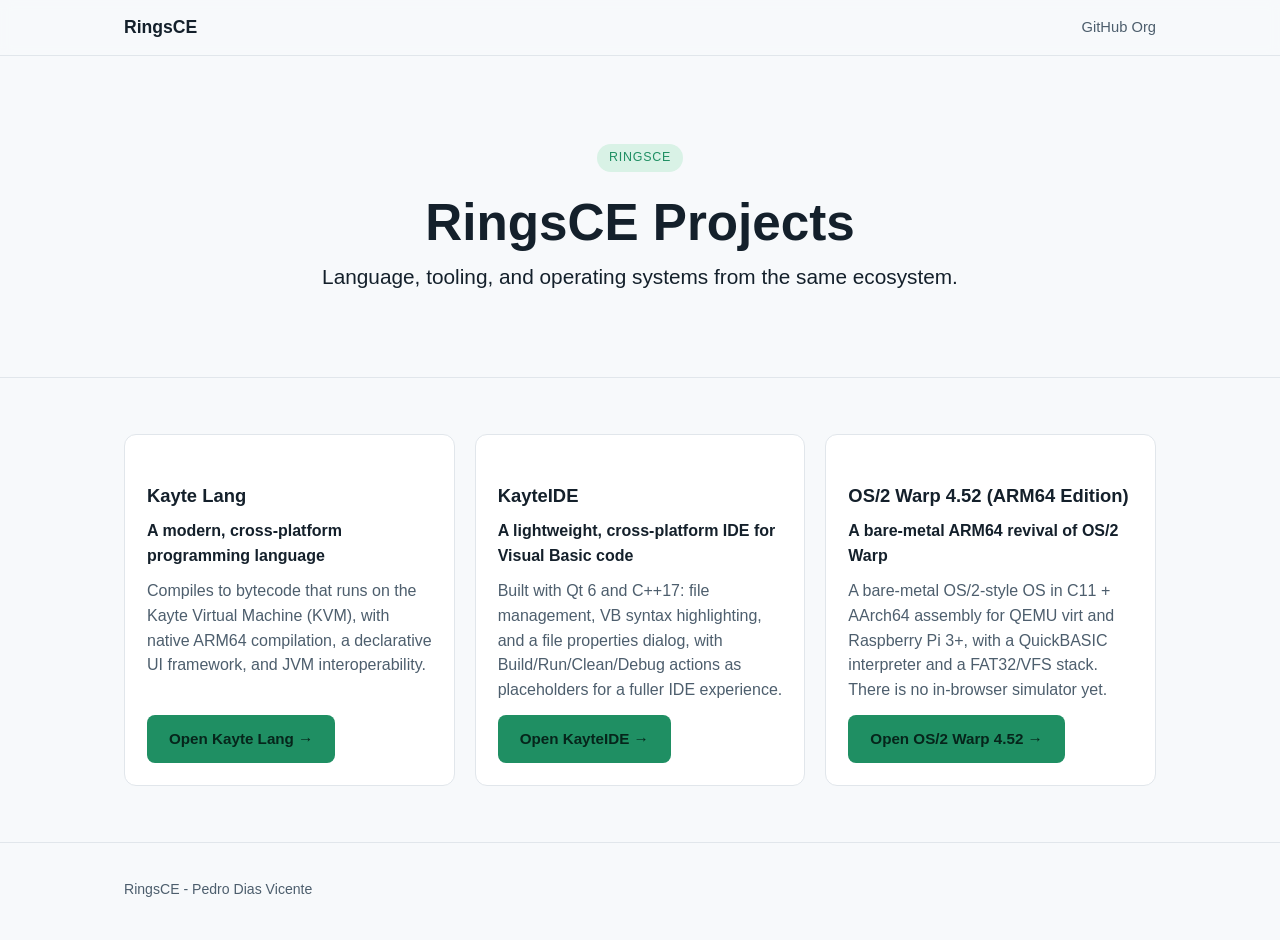
<file: index.html>
<!doctype html>
<html lang="en">
<head>
<meta charset="utf-8">
<meta name="viewport" content="width=device-width, initial-scale=1">
<title>RingsCE Projects</title>
<meta name="description" content="A directory of projects from RingsCE: Kayte Lang, the KayteIDE development environment, and the OS/2 Warp 4.52 ARM64 Edition bare-metal operating system.">
<link rel="stylesheet" href="style.css">
</head>
<body>
<header class="site-header"><div class="container header-inner"><a class="logo" href="#top">RingsCE</a><nav><a href="https://github.com/ringsce">GitHub Org</a></nav></div></header><section class="hero" id="top"><div class="container"><span class="eyebrow">RingsCE</span><h1>RingsCE Projects</h1><p class="tagline">Language, tooling, and operating systems from the same ecosystem.</p></div></section><section class="section"><div class="container"><div class="grid"><div class="card project-card"><h3>Kayte Lang</h3><p class="project-tagline">A modern, cross-platform programming language</p><p>Compiles to bytecode that runs on the Kayte Virtual Machine (KVM), with native ARM64 compilation, a declarative UI framework, and JVM interoperability.</p><a class="button button-primary" href="./kayte-lang/index.html">Open Kayte Lang →</a></div><div class="card project-card"><h3>KayteIDE</h3><p class="project-tagline">A lightweight, cross-platform IDE for Visual Basic code</p><p>Built with Qt 6 and C++17: file management, VB syntax highlighting, and a file properties dialog, with Build/Run/Clean/Debug actions as placeholders for a fuller IDE experience.</p><a class="button button-primary" href="./kayteide/index.html">Open KayteIDE →</a></div><div class="card project-card"><h3>OS/2 Warp 4.52 (ARM64 Edition)</h3><p class="project-tagline">A bare-metal ARM64 revival of OS/2 Warp</p><p>A bare-metal OS/2-style OS in C11 + AArch64 assembly for QEMU virt and Raspberry Pi 3+, with a QuickBASIC interpreter and a FAT32/VFS stack. There is no in-browser simulator yet.</p><a class="button button-primary" href="./os2warp/index.html">Open OS/2 Warp 4.52 →</a></div></div></div></section><footer class="site-footer"><div class="container footer-inner"><p>RingsCE - Pedro Dias Vicente</p></div></footer>
</body>
</html>
</file>
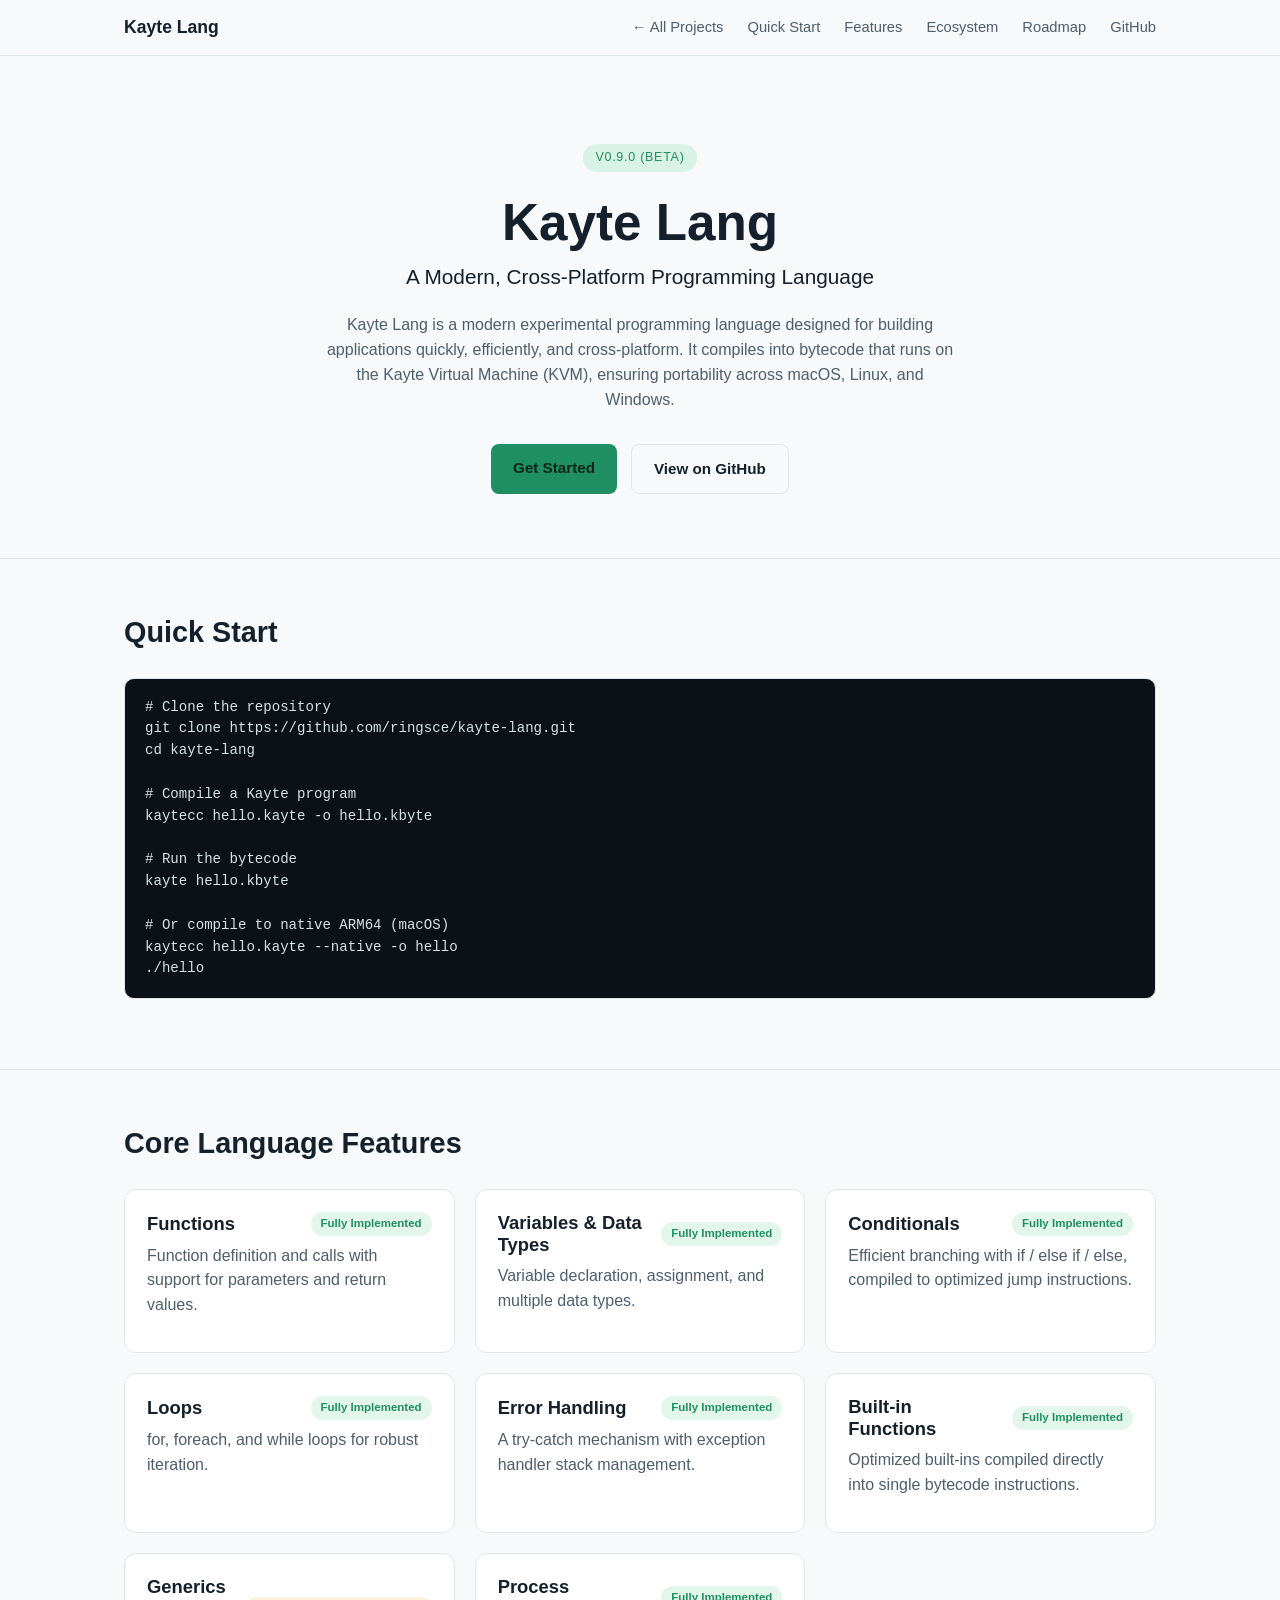
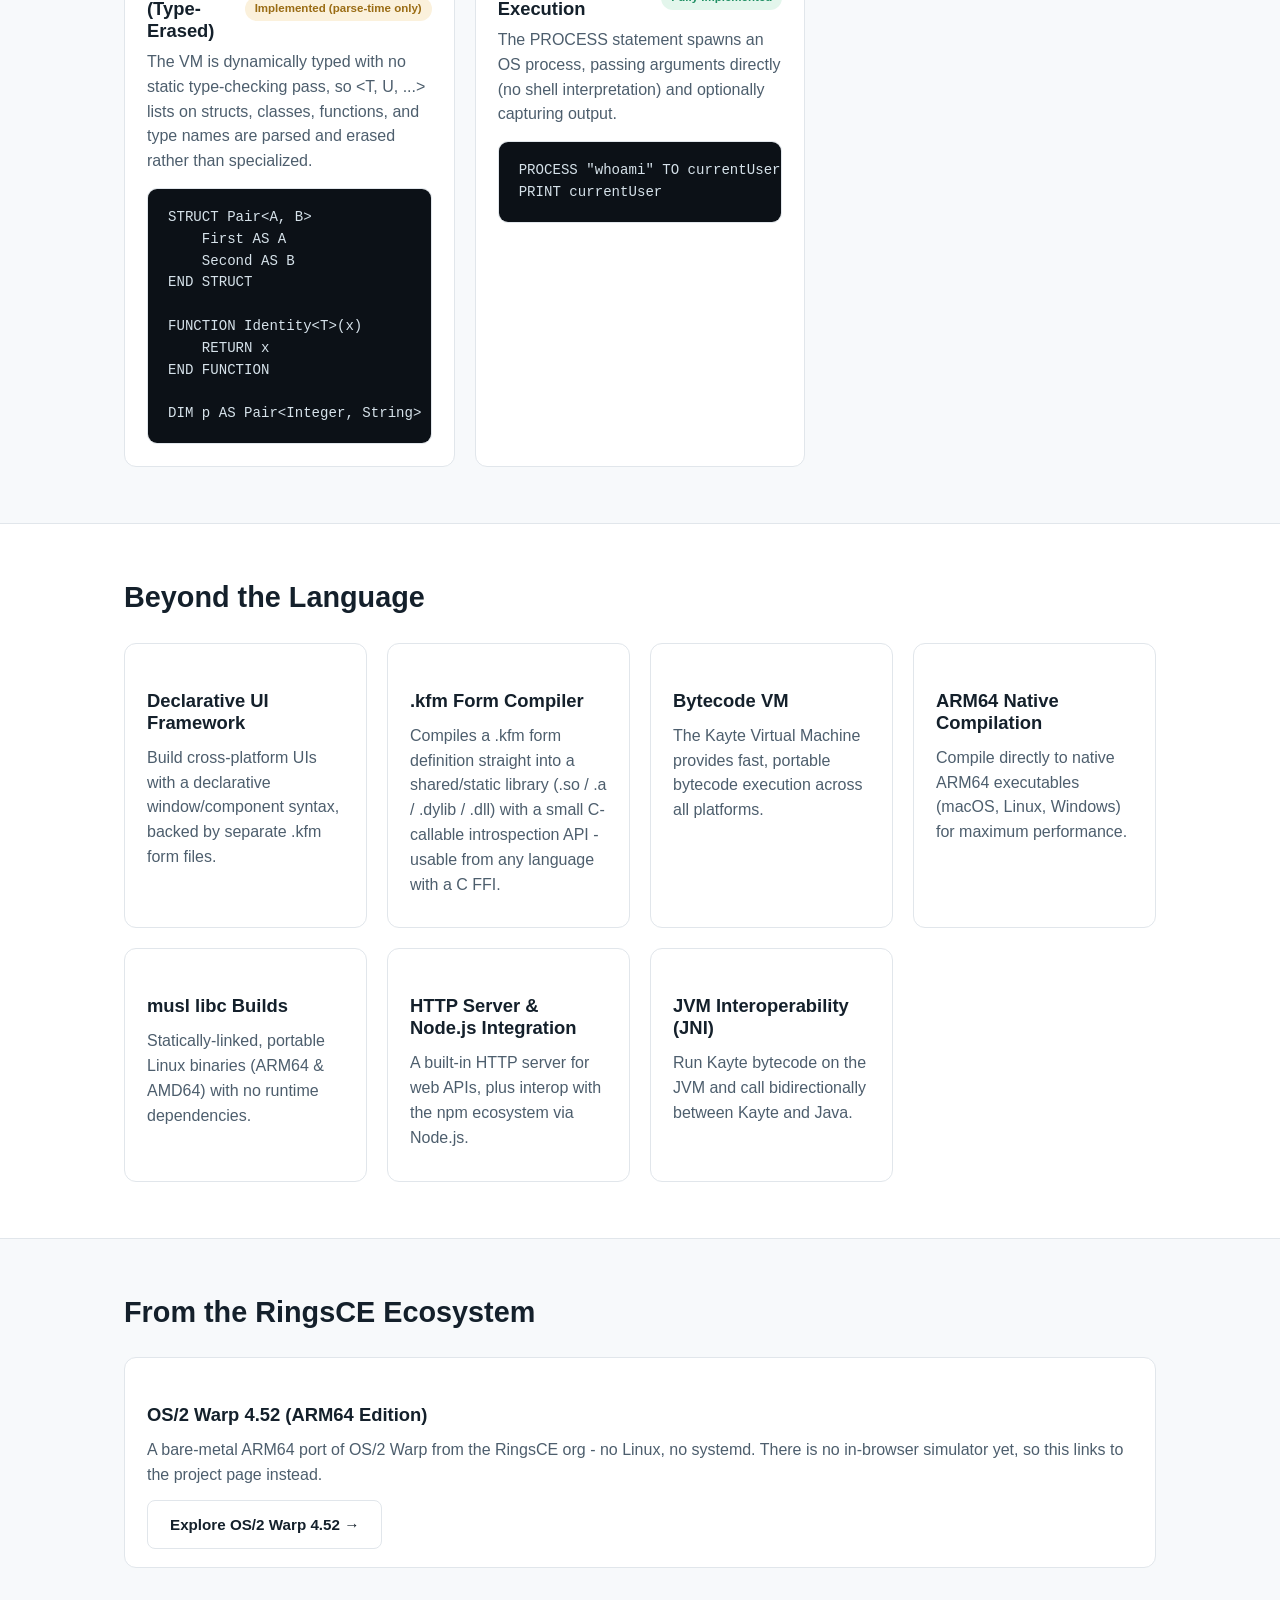
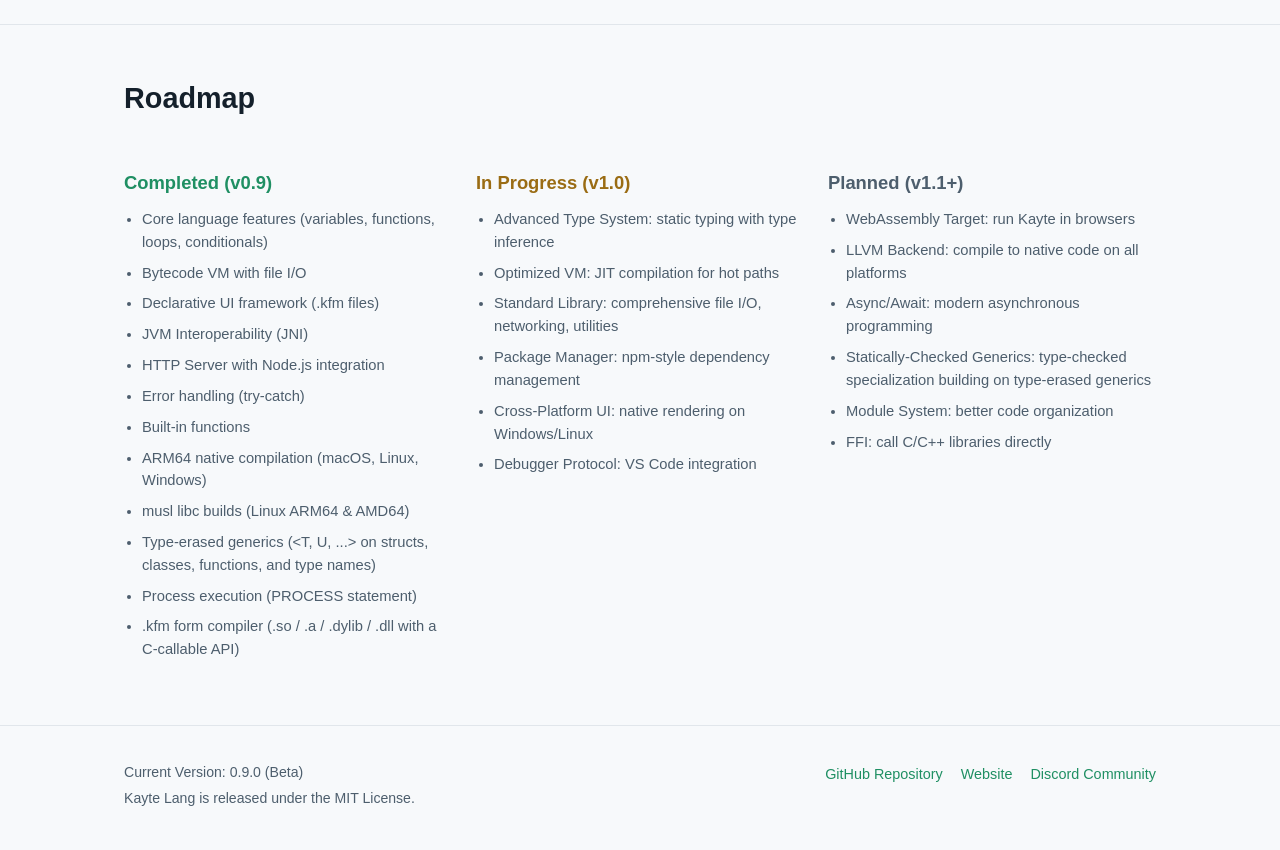
<file: kayte-lang/index.html>
<!doctype html>
<html lang="en">
<head>
<meta charset="utf-8">
<meta name="viewport" content="width=device-width, initial-scale=1">
<title>Kayte Lang - A Modern, Cross-Platform Programming Language</title>
<meta name="description" content="Kayte Lang is an experimental programming language that compiles to bytecode running on the Kayte Virtual Machine (KVM), with native ARM64 compilation, a declarative UI framework, and JVM interoperability.">
<link rel="stylesheet" href="../style.css">
</head>
<body>
<header class="site-header"><div class="container header-inner"><a class="logo" href="#top">Kayte Lang</a><nav><a href="../index.html">← All Projects</a><a href="#quick-start">Quick Start</a><a href="#features">Features</a><a href="#related">Ecosystem</a><a href="#roadmap">Roadmap</a><a href="https://github.com/ringsce/kayte-lang">GitHub</a></nav></div></header><section class="hero" id="top"><div class="container"><span class="eyebrow">v0.9.0 (Beta)</span><h1>Kayte Lang</h1><p class="tagline">A Modern, Cross-Platform Programming Language</p><p class="description">Kayte Lang is a modern experimental programming language designed for building applications quickly, efficiently, and cross-platform. It compiles into bytecode that runs on the Kayte Virtual Machine (KVM), ensuring portability across macOS, Linux, and Windows.</p><div class="cta-row"><a class="button button-primary" href="#quick-start">Get Started</a><a class="button button-secondary" href="https://github.com/ringsce/kayte-lang">View on GitHub</a></div></div></section><section class="section" id="quick-start"><div class="container"><h2>Quick Start</h2><pre><code># Clone the repository
git clone https://github.com/ringsce/kayte-lang.git
cd kayte-lang

# Compile a Kayte program
kaytecc hello.kayte -o hello.kbyte

# Run the bytecode
kayte hello.kbyte

# Or compile to native ARM64 (macOS)
kaytecc hello.kayte --native -o hello
./hello</code></pre></div></section><section class="section" id="features"><div class="container"><h2>Core Language Features</h2><div class="grid"><div class="card"><div class="card-head"><h3>Functions</h3><span class="badge badge-full">Fully Implemented</span></div><p>Function definition and calls with support for parameters and return values.</p></div><div class="card"><div class="card-head"><h3>Variables &amp; Data Types</h3><span class="badge badge-full">Fully Implemented</span></div><p>Variable declaration, assignment, and multiple data types.</p></div><div class="card"><div class="card-head"><h3>Conditionals</h3><span class="badge badge-full">Fully Implemented</span></div><p>Efficient branching with if / else if / else, compiled to optimized jump instructions.</p></div><div class="card"><div class="card-head"><h3>Loops</h3><span class="badge badge-full">Fully Implemented</span></div><p>for, foreach, and while loops for robust iteration.</p></div><div class="card"><div class="card-head"><h3>Error Handling</h3><span class="badge badge-full">Fully Implemented</span></div><p>A try-catch mechanism with exception handler stack management.</p></div><div class="card"><div class="card-head"><h3>Built-in Functions</h3><span class="badge badge-full">Fully Implemented</span></div><p>Optimized built-ins compiled directly into single bytecode instructions.</p></div><div class="card"><div class="card-head"><h3>Generics (Type-Erased)</h3><span class="badge badge-partial">Implemented (parse-time only)</span></div><p>The VM is dynamically typed with no static type-checking pass, so &lt;T, U, ...&gt; lists on structs, classes, functions, and type names are parsed and erased rather than specialized.</p><pre><code>STRUCT Pair&lt;A, B&gt;
    First AS A
    Second AS B
END STRUCT

FUNCTION Identity&lt;T&gt;(x)
    RETURN x
END FUNCTION

DIM p AS Pair&lt;Integer, String&gt;</code></pre></div><div class="card"><div class="card-head"><h3>Process Execution</h3><span class="badge badge-full">Fully Implemented</span></div><p>The PROCESS statement spawns an OS process, passing arguments directly (no shell interpretation) and optionally capturing output.</p><pre><code>PROCESS &quot;whoami&quot; TO currentUser
PRINT currentUser</code></pre></div></div></div></section><section class="section section-alt"><div class="container"><h2>Beyond the Language</h2><div class="grid grid-compact"><div class="card card-compact"><h3>Declarative UI Framework</h3><p>Build cross-platform UIs with a declarative window/component syntax, backed by separate .kfm form files.</p></div><div class="card card-compact"><h3>.kfm Form Compiler</h3><p>Compiles a .kfm form definition straight into a shared/static library (.so / .a / .dylib / .dll) with a small C-callable introspection API - usable from any language with a C FFI.</p></div><div class="card card-compact"><h3>Bytecode VM</h3><p>The Kayte Virtual Machine provides fast, portable bytecode execution across all platforms.</p></div><div class="card card-compact"><h3>ARM64 Native Compilation</h3><p>Compile directly to native ARM64 executables (macOS, Linux, Windows) for maximum performance.</p></div><div class="card card-compact"><h3>musl libc Builds</h3><p>Statically-linked, portable Linux binaries (ARM64 &amp; AMD64) with no runtime dependencies.</p></div><div class="card card-compact"><h3>HTTP Server &amp; Node.js Integration</h3><p>A built-in HTTP server for web APIs, plus interop with the npm ecosystem via Node.js.</p></div><div class="card card-compact"><h3>JVM Interoperability (JNI)</h3><p>Run Kayte bytecode on the JVM and call bidirectionally between Kayte and Java.</p></div></div></div></section><section class="section" id="related"><div class="container"><h2>From the RingsCE Ecosystem</h2><div class="grid grid-compact"><div class="card card-compact"><h3>OS/2 Warp 4.52 (ARM64 Edition)</h3><p>A bare-metal ARM64 port of OS/2 Warp from the RingsCE org - no Linux, no systemd. There is no in-browser simulator yet, so this links to the project page instead.</p><a class="button button-secondary" href="https://ringsce.github.io">Explore OS/2 Warp 4.52 →</a></div></div></div></section><section class="section" id="roadmap"><div class="container"><h2>Roadmap</h2><div class="roadmap-grid"><div class="roadmap-column roadmap-done"><h3>Completed (v0.9)</h3><ul><li>Core language features (variables, functions, loops, conditionals)</li><li>Bytecode VM with file I/O</li><li>Declarative UI framework (.kfm files)</li><li>JVM Interoperability (JNI)</li><li>HTTP Server with Node.js integration</li><li>Error handling (try-catch)</li><li>Built-in functions</li><li>ARM64 native compilation (macOS, Linux, Windows)</li><li>musl libc builds (Linux ARM64 &amp; AMD64)</li><li>Type-erased generics (&lt;T, U, ...&gt; on structs, classes, functions, and type names)</li><li>Process execution (PROCESS statement)</li><li>.kfm form compiler (.so / .a / .dylib / .dll with a C-callable API)</li></ul></div><div class="roadmap-column roadmap-progress"><h3>In Progress (v1.0)</h3><ul><li>Advanced Type System: static typing with type inference</li><li>Optimized VM: JIT compilation for hot paths</li><li>Standard Library: comprehensive file I/O, networking, utilities</li><li>Package Manager: npm-style dependency management</li><li>Cross-Platform UI: native rendering on Windows/Linux</li><li>Debugger Protocol: VS Code integration</li></ul></div><div class="roadmap-column roadmap-planned"><h3>Planned (v1.1+)</h3><ul><li>WebAssembly Target: run Kayte in browsers</li><li>LLVM Backend: compile to native code on all platforms</li><li>Async/Await: modern asynchronous programming</li><li>Statically-Checked Generics: type-checked specialization building on type-erased generics</li><li>Module System: better code organization</li><li>FFI: call C/C++ libraries directly</li></ul></div></div></div></section><footer class="site-footer"><div class="container footer-inner"><div><p>Current Version: 0.9.0 (Beta)</p><p>Kayte Lang is released under the MIT License.</p></div><ul class="resource-links"><li><a href="https://github.com/ringsce/kayte-lang">GitHub Repository</a></li><li><a href="https://ringscejs.gleentech.com">Website</a></li><li><a href="https://discord.gg/d6gV8W2W">Discord Community</a></li></ul></div></footer>
</body>
</html>
</file>
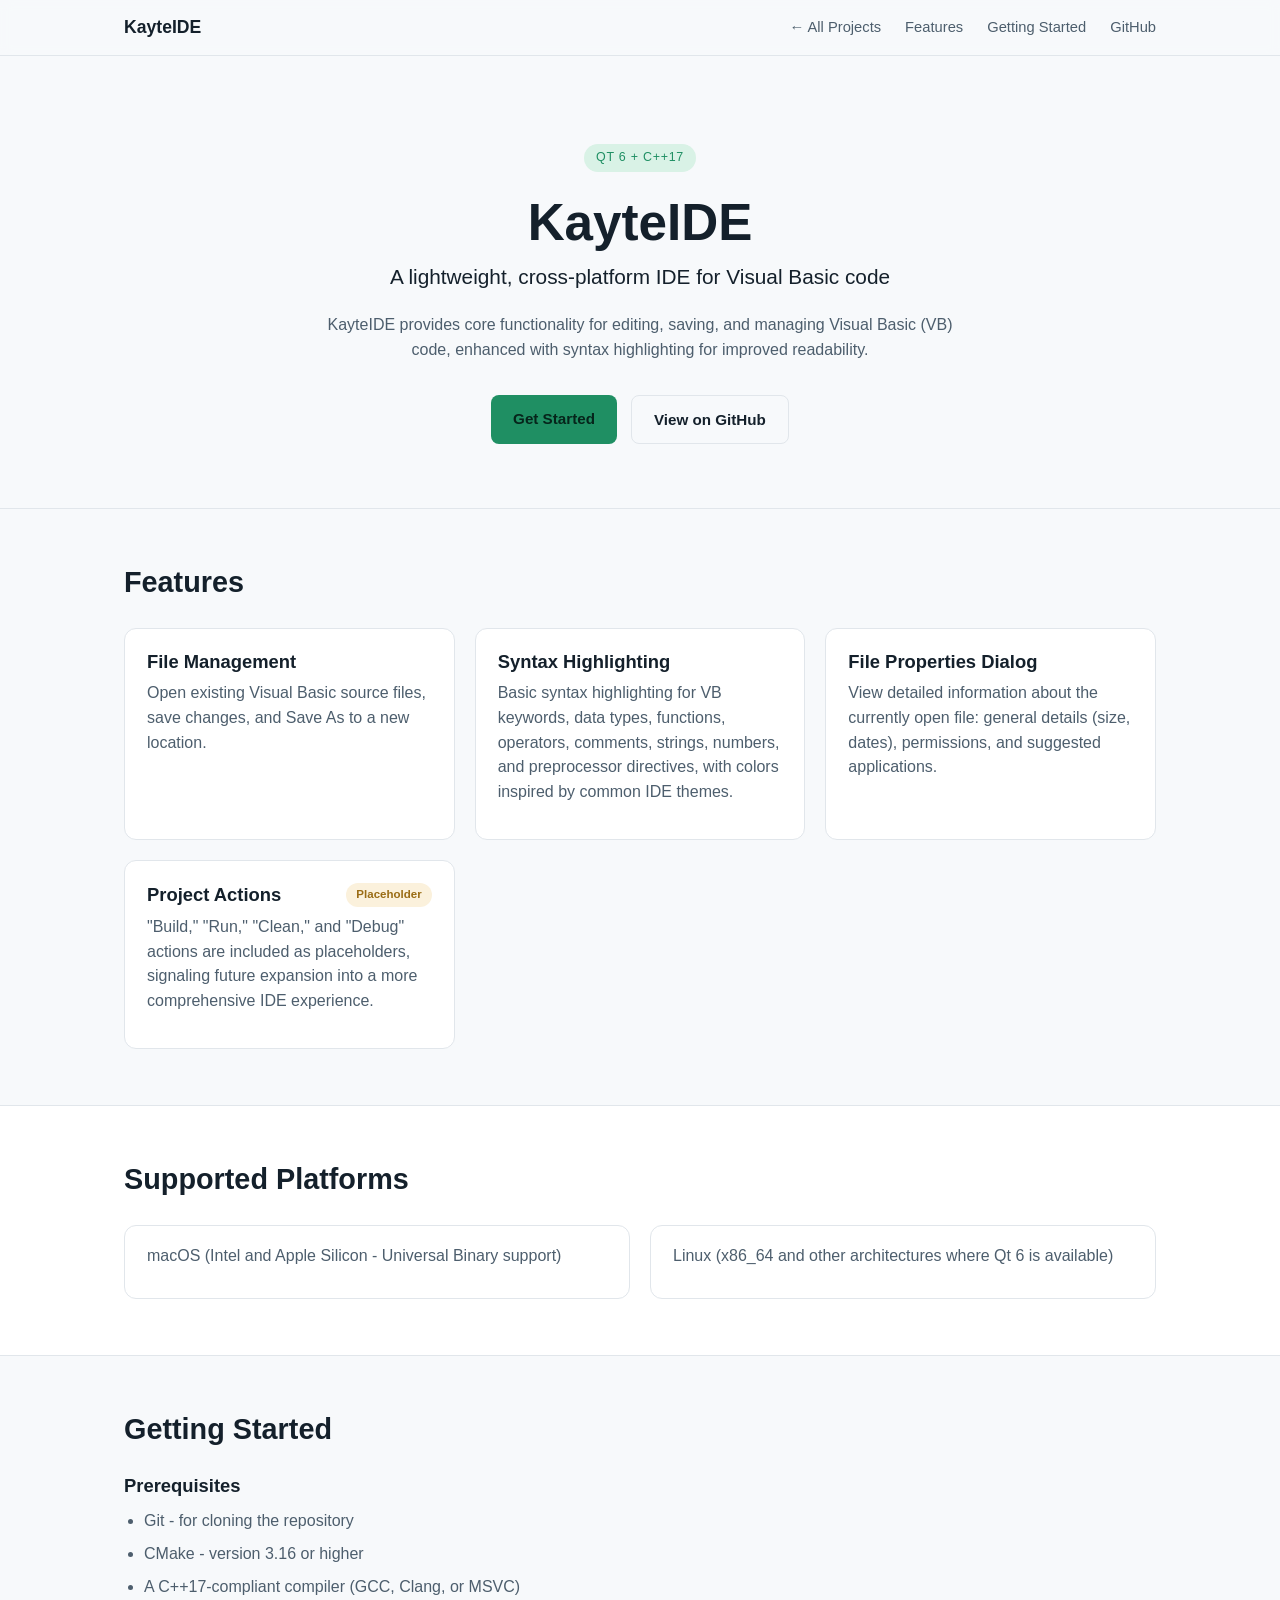
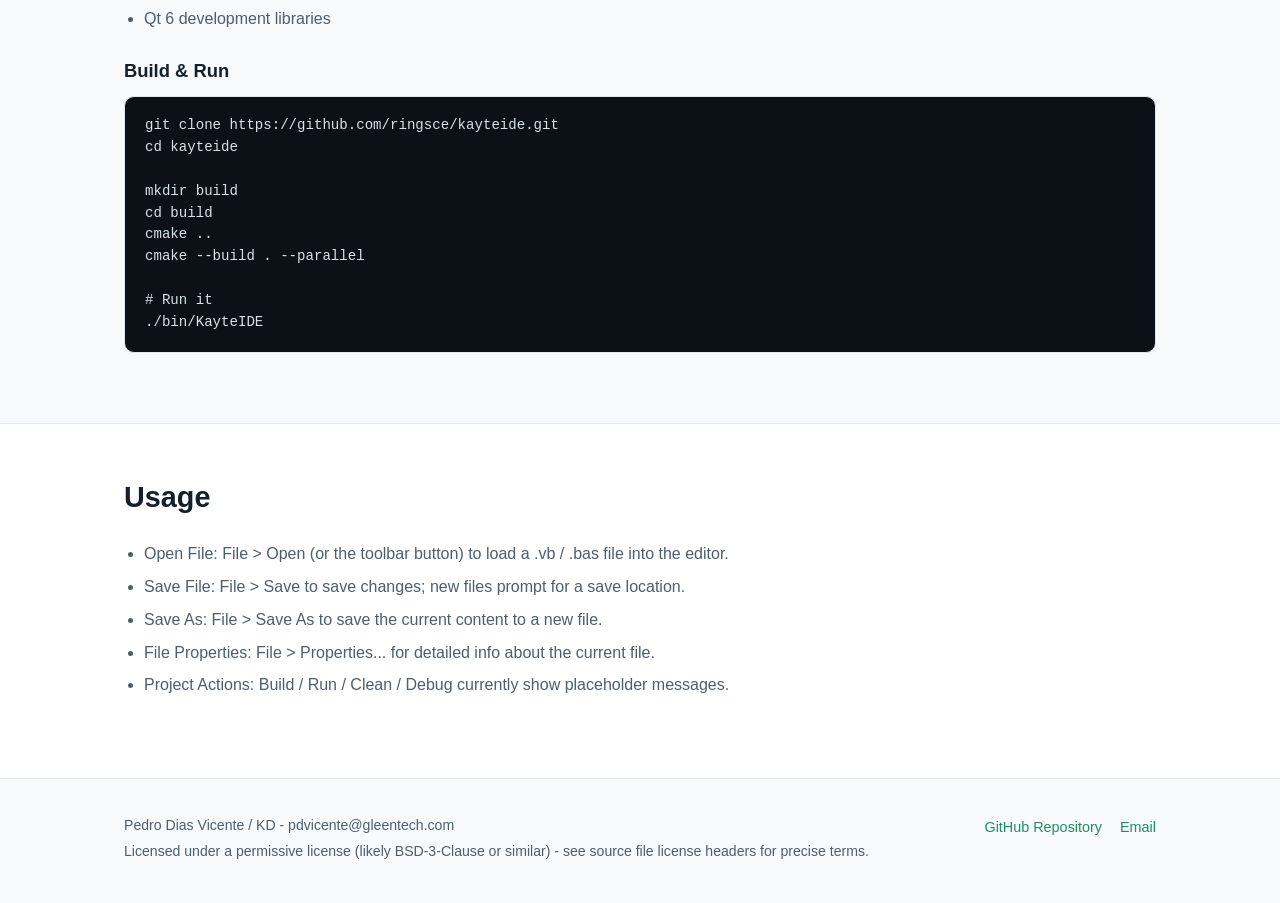
<file: kayteide/index.html>
<!doctype html>
<html lang="en">
<head>
<meta charset="utf-8">
<meta name="viewport" content="width=device-width, initial-scale=1">
<title>KayteIDE</title>
<meta name="description" content="KayteIDE is a lightweight, cross-platform IDE built with Qt 6 and C++17, for editing, saving, and managing Visual Basic (VB) code with syntax highlighting.">
<link rel="stylesheet" href="../style.css">
</head>
<body>
<header class="site-header"><div class="container header-inner"><a class="logo" href="#top">KayteIDE</a><nav><a href="../index.html">← All Projects</a><a href="#features">Features</a><a href="#getting-started">Getting Started</a><a href="https://github.com/ringsce/kayteide">GitHub</a></nav></div></header><section class="hero" id="top"><div class="container"><span class="eyebrow">Qt 6 + C++17</span><h1>KayteIDE</h1><p class="tagline">A lightweight, cross-platform IDE for Visual Basic code</p><p class="description">KayteIDE provides core functionality for editing, saving, and managing Visual Basic (VB) code, enhanced with syntax highlighting for improved readability.</p><div class="cta-row"><a class="button button-primary" href="#getting-started">Get Started</a><a class="button button-secondary" href="https://github.com/ringsce/kayteide">View on GitHub</a></div></div></section><section class="section" id="features"><div class="container"><h2>Features</h2><div class="grid"><div class="card"><div class="card-head"><h3>File Management</h3></div><p>Open existing Visual Basic source files, save changes, and Save As to a new location.</p></div><div class="card"><div class="card-head"><h3>Syntax Highlighting</h3></div><p>Basic syntax highlighting for VB keywords, data types, functions, operators, comments, strings, numbers, and preprocessor directives, with colors inspired by common IDE themes.</p></div><div class="card"><div class="card-head"><h3>File Properties Dialog</h3></div><p>View detailed information about the currently open file: general details (size, dates), permissions, and suggested applications.</p></div><div class="card"><div class="card-head"><h3>Project Actions</h3><span class="badge badge-partial">Placeholder</span></div><p>&quot;Build,&quot; &quot;Run,&quot; &quot;Clean,&quot; and &quot;Debug&quot; actions are included as placeholders, signaling future expansion into a more comprehensive IDE experience.</p></div></div></div></section><section class="section section-alt"><div class="container"><h2>Supported Platforms</h2><div class="grid grid-compact"><div class="card card-compact"><p>macOS (Intel and Apple Silicon - Universal Binary support)</p></div><div class="card card-compact"><p>Linux (x86_64 and other architectures where Qt 6 is available)</p></div></div></div></section><section class="section" id="getting-started"><div class="container"><h2>Getting Started</h2><h3>Prerequisites</h3><ul><li>Git - for cloning the repository</li><li>CMake - version 3.16 or higher</li><li>A C++17-compliant compiler (GCC, Clang, or MSVC)</li><li>Qt 6 development libraries</li></ul><h3>Build &amp; Run</h3><pre><code>git clone https://github.com/ringsce/kayteide.git
cd kayteide

mkdir build
cd build
cmake ..
cmake --build . --parallel

# Run it
./bin/KayteIDE</code></pre></div></section><section class="section section-alt"><div class="container"><h2>Usage</h2><ul><li>Open File: File &gt; Open (or the toolbar button) to load a .vb / .bas file into the editor.</li><li>Save File: File &gt; Save to save changes; new files prompt for a save location.</li><li>Save As: File &gt; Save As to save the current content to a new file.</li><li>File Properties: File &gt; Properties... for detailed info about the current file.</li><li>Project Actions: Build / Run / Clean / Debug currently show placeholder messages.</li></ul></div></section><footer class="site-footer"><div class="container footer-inner"><div><p>Pedro Dias Vicente / KD - pdvicente@gleentech.com</p><p>Licensed under a permissive license (likely BSD-3-Clause or similar) - see source file license headers for precise terms.</p></div><ul class="resource-links"><li><a href="https://github.com/ringsce/kayteide">GitHub Repository</a></li><li><a href="mailto:pdvicente@gleentech.com">Email</a></li></ul></div></footer>
</body>
</html>
</file>
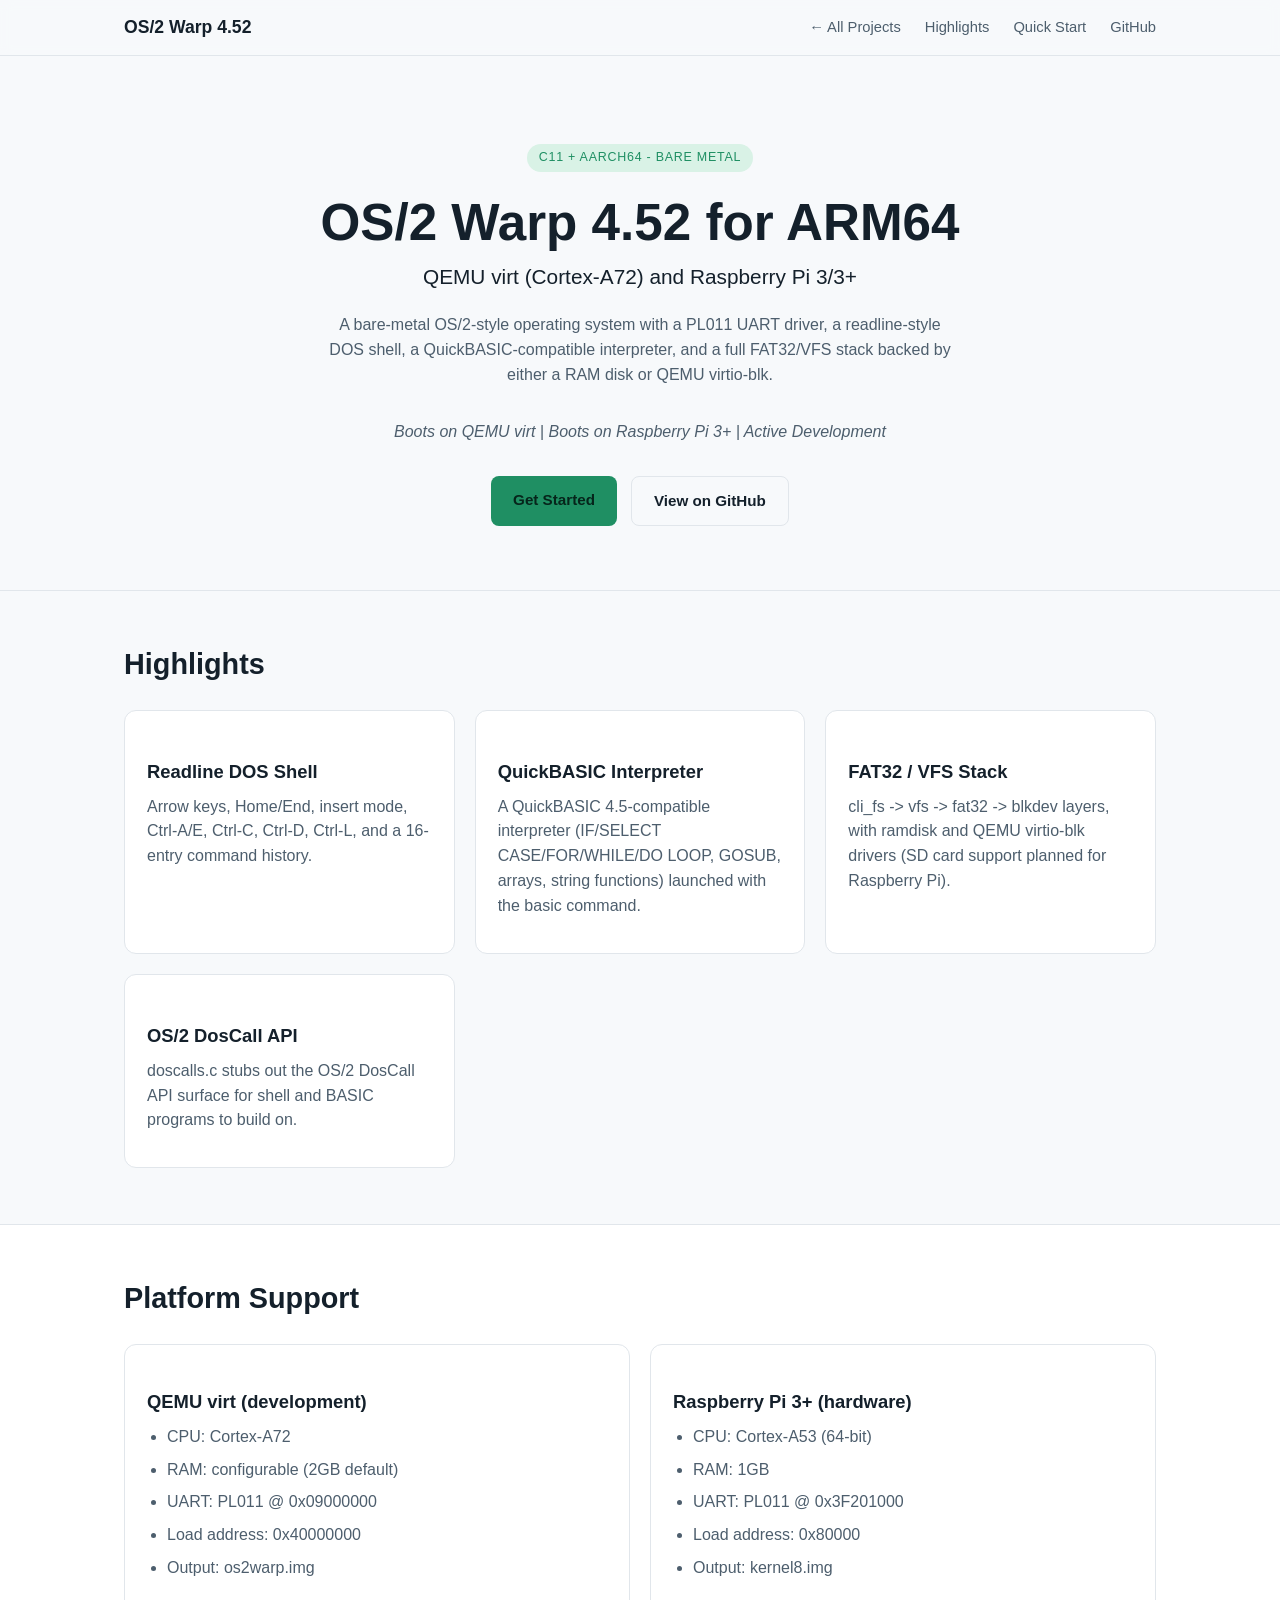
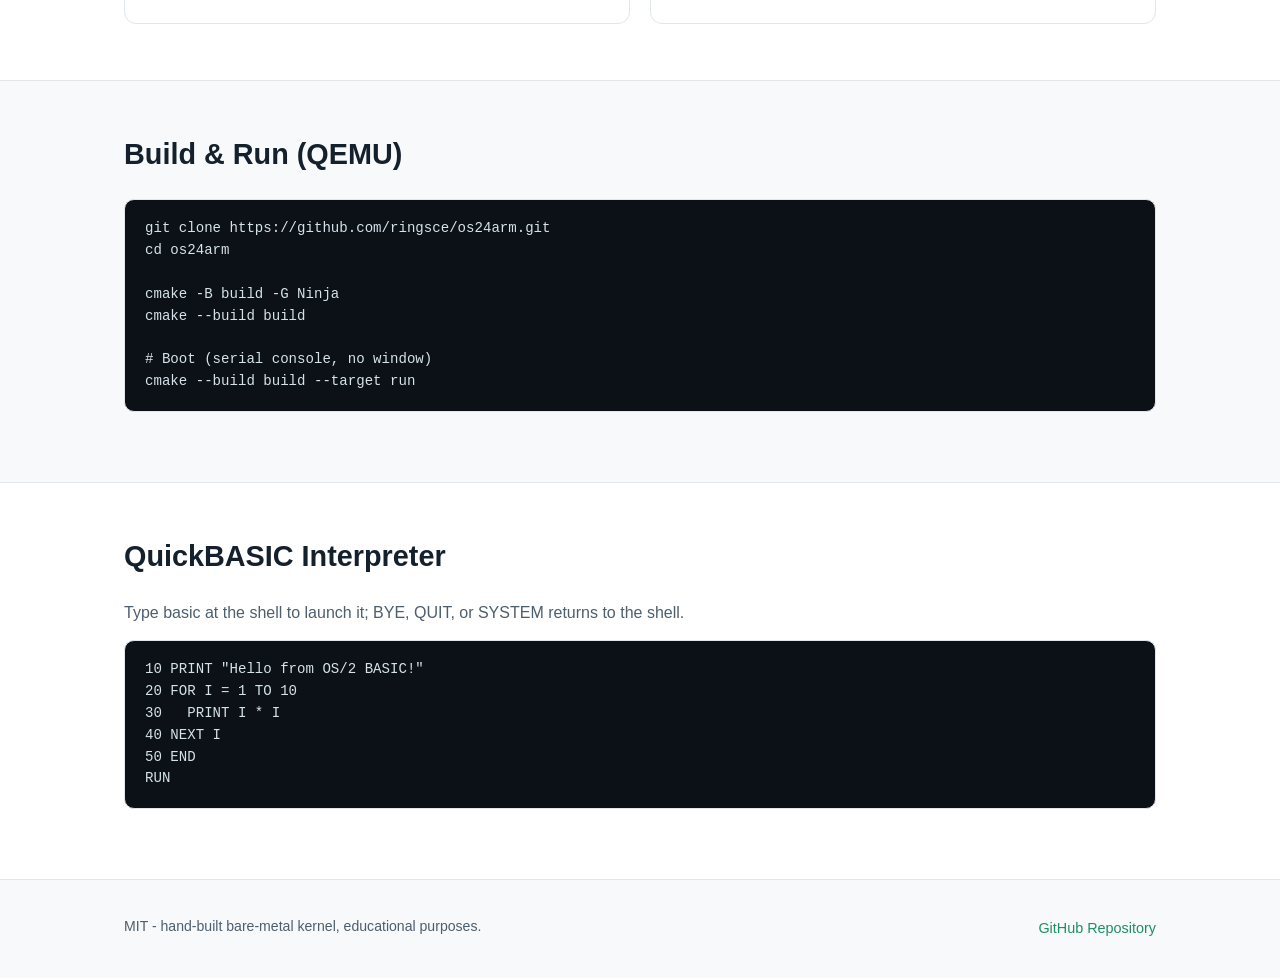
<file: os2warp/index.html>
<!doctype html>
<html lang="en">
<head>
<meta charset="utf-8">
<meta name="viewport" content="width=device-width, initial-scale=1">
<title>OS/2 Warp 4.52 for ARM64</title>
<meta name="description" content="A bare-metal OS/2-style operating system written in C11 + AArch64 assembly, targeting QEMU virt (Cortex-A72) and Raspberry Pi 3/3+ hardware.">
<link rel="stylesheet" href="../style.css">
</head>
<body>
<header class="site-header"><div class="container header-inner"><a class="logo" href="#top">OS/2 Warp 4.52</a><nav><a href="../index.html">← All Projects</a><a href="#highlights">Highlights</a><a href="#quick-start">Quick Start</a><a href="https://github.com/ringsce/os24arm">GitHub</a></nav></div></header><section class="hero" id="top"><div class="container"><span class="eyebrow">C11 + AArch64 - Bare Metal</span><h1>OS/2 Warp 4.52 for ARM64</h1><p class="tagline">QEMU virt (Cortex-A72) and Raspberry Pi 3/3+</p><p class="description">A bare-metal OS/2-style operating system with a PL011 UART driver, a readline-style DOS shell, a QuickBASIC-compatible interpreter, and a full FAT32/VFS stack backed by either a RAM disk or QEMU virtio-blk.</p><p class="description"><em>Boots on QEMU virt | Boots on Raspberry Pi 3+ | Active Development</em></p><div class="cta-row"><a class="button button-primary" href="#quick-start">Get Started</a><a class="button button-secondary" href="https://github.com/ringsce/os24arm">View on GitHub</a></div></div></section><section class="section" id="highlights"><div class="container"><h2>Highlights</h2><div class="grid"><div class="card"><h3>Readline DOS Shell</h3><p>Arrow keys, Home/End, insert mode, Ctrl-A/E, Ctrl-C, Ctrl-D, Ctrl-L, and a 16-entry command history.</p></div><div class="card"><h3>QuickBASIC Interpreter</h3><p>A QuickBASIC 4.5-compatible interpreter (IF/SELECT CASE/FOR/WHILE/DO LOOP, GOSUB, arrays, string functions) launched with the basic command.</p></div><div class="card"><h3>FAT32 / VFS Stack</h3><p>cli_fs -&gt; vfs -&gt; fat32 -&gt; blkdev layers, with ramdisk and QEMU virtio-blk drivers (SD card support planned for Raspberry Pi).</p></div><div class="card"><h3>OS/2 DosCall API</h3><p>doscalls.c stubs out the OS/2 DosCall API surface for shell and BASIC programs to build on.</p></div></div></div></section><section class="section section-alt"><div class="container"><h2>Platform Support</h2><div class="grid grid-compact"><div class="card card-compact"><h3>QEMU virt (development)</h3><ul><li>CPU: Cortex-A72</li><li>RAM: configurable (2GB default)</li><li>UART: PL011 @ 0x09000000</li><li>Load address: 0x40000000</li><li>Output: os2warp.img</li></ul></div><div class="card card-compact"><h3>Raspberry Pi 3+ (hardware)</h3><ul><li>CPU: Cortex-A53 (64-bit)</li><li>RAM: 1GB</li><li>UART: PL011 @ 0x3F201000</li><li>Load address: 0x80000</li><li>Output: kernel8.img</li></ul></div></div></div></section><section class="section" id="quick-start"><div class="container"><h2>Build &amp; Run (QEMU)</h2><pre><code>git clone https://github.com/ringsce/os24arm.git
cd os24arm

cmake -B build -G Ninja
cmake --build build

# Boot (serial console, no window)
cmake --build build --target run</code></pre></div></section><section class="section section-alt"><div class="container"><h2>QuickBASIC Interpreter</h2><p>Type basic at the shell to launch it; BYE, QUIT, or SYSTEM returns to the shell.</p><pre><code>10 PRINT &quot;Hello from OS/2 BASIC!&quot;
20 FOR I = 1 TO 10
30   PRINT I * I
40 NEXT I
50 END
RUN</code></pre></div></section><footer class="site-footer"><div class="container footer-inner"><div><p>MIT - hand-built bare-metal kernel, educational purposes.</p></div><ul class="resource-links"><li><a href="https://github.com/ringsce/os24arm">GitHub Repository</a></li></ul></div></footer>
</body>
</html>
</file>
<file: style.css>
:root {
  --bg: #0b0f14;
  --bg-alt: #10161d;
  --surface: #161d26;
  --border: #26313d;
  --text: #e6edf3;
  --text-dim: #9fb0bf;
  --accent: #5fd0a5;
  --accent-dim: #2f7a5c;
  --code-bg: #0c1117;
  --badge-full-bg: #17392c;
  --badge-full-text: #6fe3af;
  --badge-partial-bg: #3a3116;
  --badge-partial-text: #e3c56f;
  --max-width: 1080px;
}

@media (prefers-color-scheme: light) {
  :root {
    --bg: #f7f9fb;
    --bg-alt: #ffffff;
    --surface: #ffffff;
    --border: #e1e6eb;
    --text: #14202b;
    --text-dim: #4d5e6d;
    --accent: #1f8f63;
    --accent-dim: #d9f2e6;
    --code-bg: #0c1117;
    --badge-full-bg: #e3f6ec;
    --badge-full-text: #1f8f63;
    --badge-partial-bg: #fbf1dc;
    --badge-partial-text: #9a6c14;
  }
}

* { box-sizing: border-box; }

html, body {
  margin: 0;
  padding: 0;
  background: var(--bg);
  color: var(--text);
  font-family: -apple-system, BlinkMacSystemFont, "Segoe UI", Roboto, Helvetica, Arial, sans-serif;
  line-height: 1.55;
}

.container {
  max-width: var(--max-width);
  margin: 0 auto;
  padding: 0 24px;
}

a { color: var(--accent); text-decoration: none; }
a:hover { text-decoration: underline; }

h1, h2, h3 { line-height: 1.2; margin: 0 0 12px; }
h2 { font-size: 1.8rem; margin-bottom: 28px; }
h3 { font-size: 1.15rem; }
p { color: var(--text-dim); margin: 0 0 12px; }

.section ul { color: var(--text-dim); padding-left: 20px; margin: 0 0 24px; }
.section ul li { margin-bottom: 8px; }
.section h3 { margin-top: 28px; }

.site-header {
  border-bottom: 1px solid var(--border);
  position: sticky;
  top: 0;
  background: rgba(11, 15, 20, 0.85);
  backdrop-filter: blur(6px);
  z-index: 10;
}
@media (prefers-color-scheme: light) {
  .site-header { background: rgba(247, 249, 251, 0.85); }
}
.header-inner {
  display: flex;
  align-items: center;
  justify-content: space-between;
  padding-top: 14px;
  padding-bottom: 14px;
}
.logo { font-weight: 700; font-size: 1.1rem; color: var(--text); }
.site-header nav a {
  margin-left: 24px;
  color: var(--text-dim);
  font-size: 0.92rem;
}
.site-header nav a:hover { color: var(--text); }

.hero {
  padding: 88px 0 64px;
  text-align: center;
}
.eyebrow {
  display: inline-block;
  font-size: 0.78rem;
  letter-spacing: 0.06em;
  text-transform: uppercase;
  color: var(--accent);
  background: var(--accent-dim);
  padding: 4px 12px;
  border-radius: 999px;
  margin-bottom: 20px;
}
.hero h1 {
  font-size: 3.2rem;
  margin-bottom: 8px;
}
.hero .tagline {
  font-size: 1.3rem;
  color: var(--text);
  margin-bottom: 20px;
}
.hero .description {
  max-width: 640px;
  margin: 0 auto 32px;
  color: var(--text-dim);
}
.cta-row {
  display: flex;
  gap: 14px;
  justify-content: center;
  flex-wrap: wrap;
}
.button {
  display: inline-block;
  padding: 12px 22px;
  border-radius: 8px;
  font-weight: 600;
  font-size: 0.95rem;
}
.button:hover { text-decoration: none; }
.button-primary {
  background: var(--accent);
  color: #06251b;
}
.button-primary:hover { opacity: 0.9; }
.button-secondary {
  background: transparent;
  color: var(--text);
  border: 1px solid var(--border);
}
.button-secondary:hover { border-color: var(--accent); }

.section { padding: 56px 0; border-top: 1px solid var(--border); }
.section-alt { background: var(--bg-alt); }

.project-card { display: flex; flex-direction: column; }
.project-tagline { color: var(--text); font-weight: 600; margin-bottom: 10px; }
.project-card .button { margin-top: auto; align-self: flex-start; }

pre {
  background: var(--code-bg);
  color: #d6e2ea;
  border-radius: 10px;
  padding: 18px 20px;
  overflow-x: auto;
  font-size: 0.88rem;
  border: 1px solid var(--border);
}
code { font-family: "SF Mono", Menlo, Consolas, monospace; }

.grid {
  display: grid;
  grid-template-columns: repeat(auto-fit, minmax(280px, 1fr));
  gap: 20px;
}
.grid-compact { grid-template-columns: repeat(auto-fit, minmax(240px, 1fr)); }

.card {
  background: var(--surface);
  border: 1px solid var(--border);
  border-radius: 12px;
  padding: 22px;
}
.card-compact { padding: 18px 22px; }
.card-head {
  display: flex;
  align-items: center;
  justify-content: space-between;
  gap: 12px;
  margin-bottom: 8px;
}
.card-head h3 { margin: 0; }
.card pre { margin-top: 14px; margin-bottom: 0; }

.badge {
  font-size: 0.72rem;
  font-weight: 600;
  white-space: nowrap;
  padding: 3px 10px;
  border-radius: 999px;
}
.badge-full { background: var(--badge-full-bg); color: var(--badge-full-text); }
.badge-partial { background: var(--badge-partial-bg); color: var(--badge-partial-text); }

.roadmap-grid {
  display: grid;
  grid-template-columns: repeat(auto-fit, minmax(260px, 1fr));
  gap: 24px;
}
.roadmap-column h3 { margin-bottom: 14px; }
.roadmap-column ul {
  margin: 0;
  padding-left: 18px;
  color: var(--text-dim);
}
.roadmap-column li { margin-bottom: 8px; font-size: 0.92rem; }
.roadmap-done h3 { color: var(--badge-full-text); }
.roadmap-progress h3 { color: var(--badge-partial-text); }
.roadmap-planned h3 { color: var(--text-dim); }

.site-footer {
  border-top: 1px solid var(--border);
  padding: 36px 0;
}
.footer-inner {
  display: flex;
  flex-wrap: wrap;
  gap: 24px;
  justify-content: space-between;
  align-items: flex-start;
}
.footer-inner p { margin: 0 0 4px; font-size: 0.88rem; }
.resource-links { list-style: none; margin: 0; padding: 0; display: flex; gap: 18px; flex-wrap: wrap; }
.resource-links a { font-size: 0.9rem; }

@media (max-width: 640px) {
  .hero h1 { font-size: 2.2rem; }
  .hero .tagline { font-size: 1.05rem; }
  .site-header nav a { margin-left: 14px; }
}
</file>
